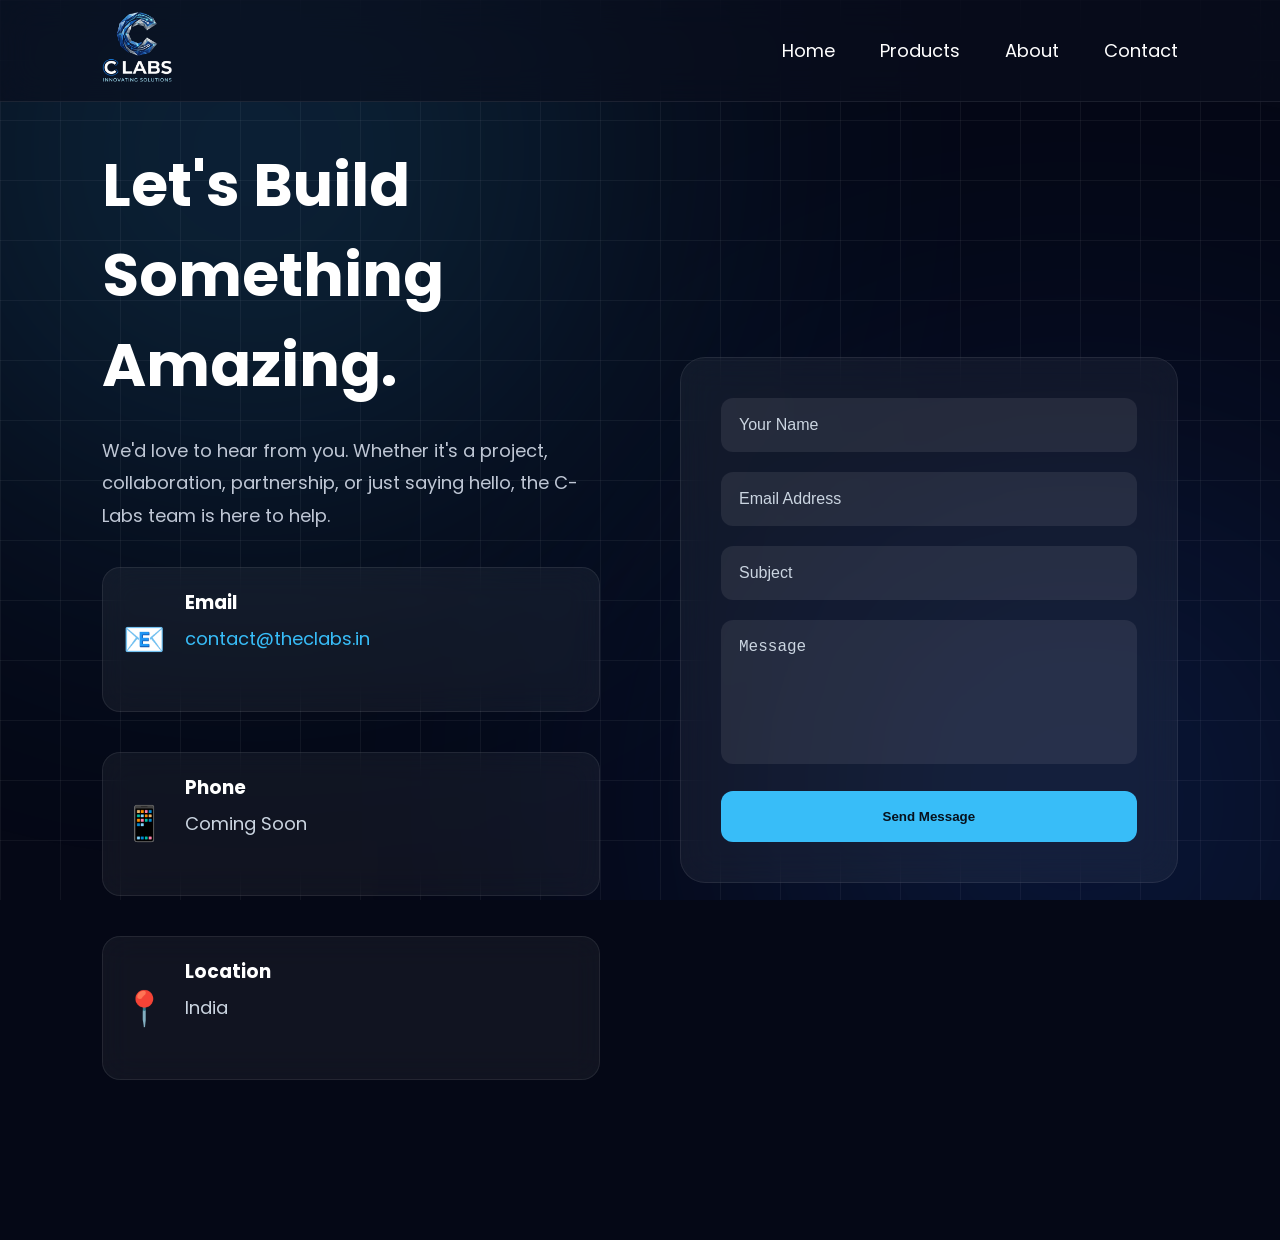
<file: contact.html>
<!DOCTYPE html>
<html lang="en">

<head>

<meta charset="UTF-8">
<meta name="viewport" content="width=device-width, initial-scale=1.0">

<title>Contact | C-Labs</title>

<link rel="stylesheet" href="style.css">

</head>

<body>

<div class="background">
    <div class="grid"></div>
    <div class="glow glow1"></div>
    <div class="glow glow2"></div>
</div>

<header class="navbar">

    <a href="index.html" class="logo">

        <img src="images/logo.png" class="logo-img">

    </a>

    <nav>

      <ul class="nav-links">

    <li><a href="index.html">Home</a></li>
    <li><a href="#">Products</a></li>
    <li><a href="#">About</a></li>
    <li><a href="contact.html">Contact</a></li>

</ul>

    </nav>

</header>

<section class="contact-page">

    <div class="contact-left">

        <h1>Let's Build Something Amazing.</h1>

        <p>

            We'd love to hear from you.
            Whether it's a project, collaboration,
            partnership, or just saying hello,
            the C-Labs team is here to help.

        </p>

        <div class="contact-info">

    <div class="info-card">
        <span>📧</span>
        <div>
            <h3>Email</h3>
            <p>
<a href="mailto:contact@theclabs.in">
contact@theclabs.in
</a>
</p>
        </div>
    </div>

    <div class="info-card">
        <span>📱</span>
        <div>
            <h3>Phone</h3>
            <p>Coming Soon</p>
        </div>
    </div>

    <div class="info-card">
        <span>📍</span>
        <div>
            <h3>Location</h3>
            <p>India</p>
        </div>
    </div>

</div>

    </div>

    <div class="contact-right">

        <form>

            <input
            type="text"
            placeholder="Your Name"
            required>

            <input
            type="email"
            placeholder="Email Address"
            required>

            <input
            type="text"
            placeholder="Subject">

            <textarea
            rows="6"
            placeholder="Message"></textarea>

            <button class="primary-btn">

                Send Message

            </button>

        </form>

    </div>

</section>

</body>

</html>
</file>
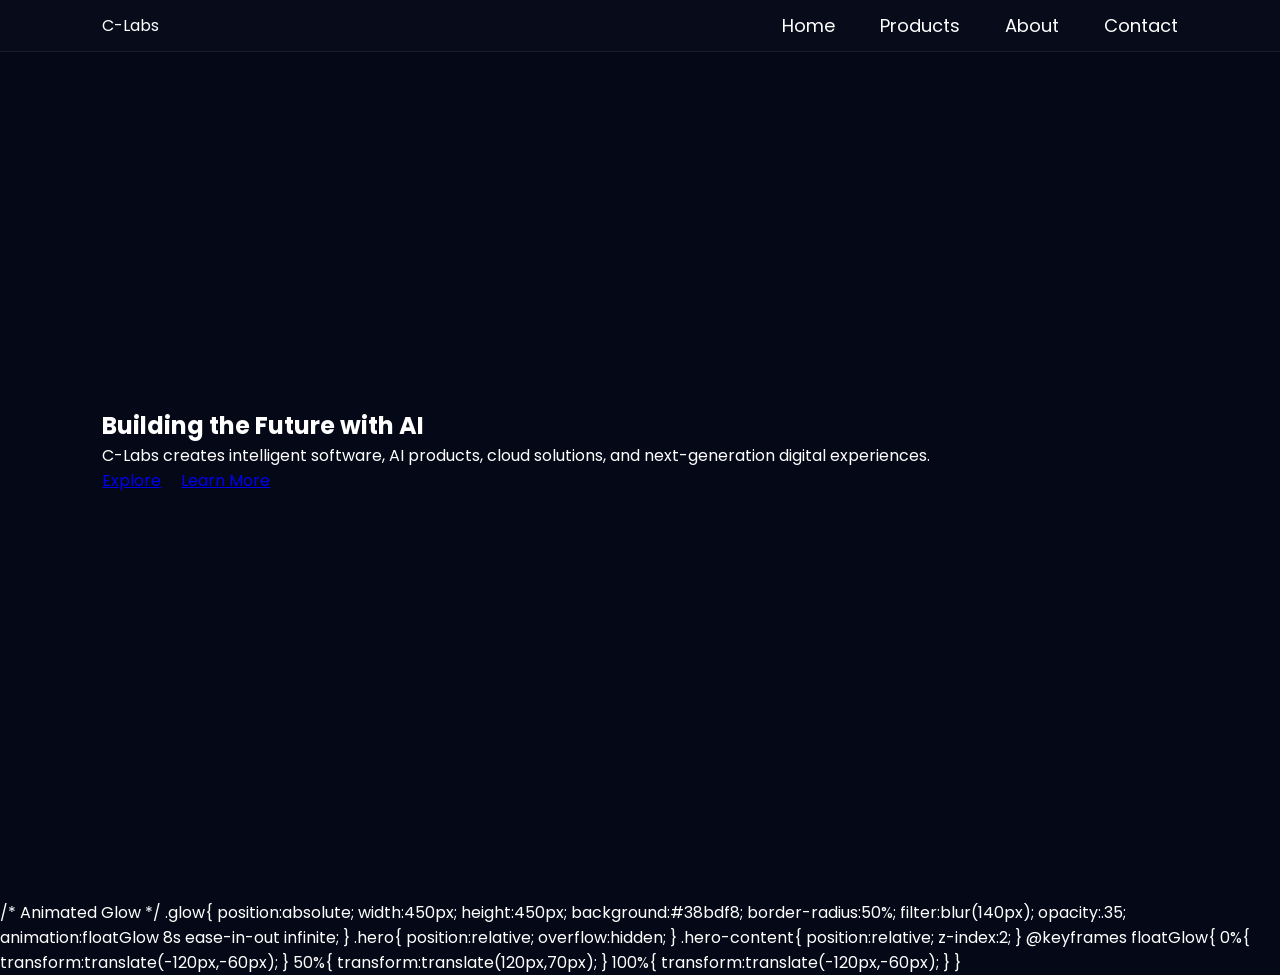
<file: index-old.html>
<!DOCTYPE html>
<html lang="en">
<head>
    <meta charset="UTF-8">
    <meta name="viewport" content="width=device-width, initial-scale=1.0">
    <title>C-Labs | Building the Future</title>

<link rel="stylesheet" href="style.css">
</head>

<body>

    <header class="navbar">
        <div class="logo">C-Labs</div>

        <nav>
            <ul class="nav-links">
                <li><a href="#">Home</a></li>
                <li><a href="#">Products</a></li>
                <li><a href="#">About</a></li>
                <li><a href="#">Contact</a></li>
            </ul>
        </nav>
    </header>

    <section class="hero">

        <div class="glow"></div>
        <div class="hero-content">

            <h1>
                Building the Future with AI
            </h1>

            <p>
                C-Labs creates intelligent software, AI products, cloud
                solutions, and next-generation digital experiences.
            </p>

            <div class="buttons">
                <a href="#" class="btn primary">Explore</a>
                <a href="#" class="btn secondary">Learn More</a>
            </div>

        </div>

    </section>

</body>
</html>
/* Animated Glow */

.glow{
    position:absolute;
    width:450px;
    height:450px;
    background:#38bdf8;
    border-radius:50%;
    filter:blur(140px);
    opacity:.35;
    animation:floatGlow 8s ease-in-out infinite;
}

.hero{
    position:relative;
    overflow:hidden;
}

.hero-content{
    position:relative;
    z-index:2;
}

@keyframes floatGlow{

    0%{
        transform:translate(-120px,-60px);
    }

    50%{
        transform:translate(120px,70px);
    }

    100%{
        transform:translate(-120px,-60px);
    }

}
</file>
<file: style.css>
@import url('https://fonts.googleapis.com/css2?family=Poppins:wght@300;400;500;600;700;800&display=swap');

*{
    margin:0;
    padding:0;
    box-sizing:border-box;
}

html{
    scroll-behavior:smooth;
}

body{
    font-family:'Poppins',sans-serif;
    background:#050816;
    color:white;
    overflow-x:hidden;
}

/* ==========================
   Background
========================== */

.background{
    position:fixed;
    inset:0;
    z-index:-2;
    overflow:hidden;
}

.grid{
    position:absolute;
    inset:0;

    background-image:
        linear-gradient(rgba(255,255,255,.05) 1px,transparent 1px),
        linear-gradient(90deg,rgba(255,255,255,.05) 1px,transparent 1px);

    background-size:60px 60px;

    animation:gridMove 20s linear infinite;
}

.glow{
    position:absolute;
    width:700px;
    height:700px;
    border-radius:50%;
    filter:blur(180px);
    opacity:.18;
}

.glow1{
    background:#38bdf8;
    top:-200px;
    left:-100px;
    animation:floatGlow1 12s ease-in-out infinite;
}

.glow2{
    background:#2563eb;
    right:-150px;
    bottom:-250px;
    animation:floatGlow2 14s ease-in-out infinite;
}

/* ==========================
   Navbar
========================== */

.navbar{
    position:fixed;
    top:0;
    left:0;
    width:100%;

    display:flex;
    justify-content:space-between;
    align-items:center;

    padding:12px 8%;

    background:rgba(10,15,30,.65);

    backdrop-filter:blur(18px);

    border-bottom:1px solid rgba(255,255,255,.08);

    z-index:1000;
}

.logo-img{
    width:70px;
}

.logo-img:hover{
    transform:scale(1.05);
}

.nav-links{
    display:flex;
    list-style:none;
    gap:45px;
}

.nav-links a{
    color:white;
    text-decoration:none;
    font-size:18px;
    transition:.3s;
}

.nav-links a:hover{
    color:#38bdf8;
}

/* ==========================
   Hero
========================== */

.hero{
    min-height:100vh;
    display:flex;
    justify-content:space-between;
    align-items:center;
    padding:140px 8%;
}

.hero-left{
    width:52%;
}

.hero-left h1{
    font-size:64px;
    line-height:1.1;
    font-weight:800;
}

.hero-left p{
    font-size:20px;
    color:#bfc7d5;
    line-height:1.8;
    margin-bottom:45px;
}

/* Buttons */

.buttons{
    display:flex;
    gap:20px;
}

.primary-btn,
.secondary-btn{
    padding:18px 35px;
    border-radius:12px;
    text-decoration:none;
    font-weight:600;
    transition:.3s;
}

.primary-btn{
    background:#38bdf8;
    color:#07111d;
}

.primary-btn:hover{
    transform:translateY(-5px);
    box-shadow:0 0 30px #38bdf8;
}

.secondary-btn{
    border:2px solid #38bdf8;
    color:white;
}

.secondary-btn:hover{
    background:#38bdf8;
    color:#07111d;
}

/* ==========================
   Right Side
========================== */

.hero-right{
    width:48%;
    display:flex;
    justify-content:center;
    align-items:center;
    position:relative;
}

.hero-logo{
    width:300px;
    max-width:100%;
    position:relative;
    z-index:5;
    animation:floatLogo 6s ease-in-out infinite;
    filter:drop-shadow(0 0 40px rgba(56,189,248,.6));
}

.ring{
    position:absolute;
    border:1px solid rgba(56,189,248,.3);
    border-radius:50%;
}

.ring1{
    width:340px;
    height:340px;
}

.ring2{
    width:420px;
    height:420px;
}

/* ==========================
   Animations
========================== */

@keyframes gridMove{
    from{
        transform:translateY(0);
    }
    to{
        transform:translateY(60px);
    }
}

@keyframes floatGlow1{
    0%,100%{
        transform:translate(0,0);
    }

    50%{
        transform:translate(180px,80px);
    }
}

@keyframes floatGlow2{
    0%,100%{
        transform:translate(0,0);
    }

    50%{
        transform:translate(-180px,-80px);
    }
}

@keyframes floatLogo{
    0%,100%{
        transform:translateY(0);
    }

    50%{
        transform:translateY(-20px);
    }
}

@keyframes spin{
    from{
        transform:rotate(0deg);
    }

    to{
        transform:rotate(360deg);
    }
}

@keyframes spinReverse{
    from{
        transform:rotate(360deg);
    }

    to{
        transform:rotate(0deg);
    }
}

/* ==========================
   Mobile
========================== */

@media(max-width:900px){

.hero{
    flex-direction:column;
    text-align:center;
}

.hero-left,
.hero-right{
    width:100%;
}

.hero-left h1{
    font-size:48px;
}

.hero-logo{
    width:300px;
    margin-top:60px;
}

.nav-links{
    gap:20px;
}

}
/* ==========================================
   Cursor Glow
========================================== */

.cursor-glow{
    position:fixed;
    width:300px;
    height:300px;

    background:radial-gradient(circle,
        rgba(56,189,248,.22),
        transparent 70%);

    border-radius:50%;

    pointer-events:none;

    transform:translate(-50%,-50%);

    z-index:-1;

    transition:
        left .08s linear,
        top .08s linear;
}
/* ==========================================
   tsParticles
========================================== */

#particles-js{
    position:fixed;
    inset:0;
    z-index:-3;
}
/* =========================
   Products Section
========================= */

.products{

    padding:140px 8%;

    text-align:center;

}

.products h2{

    font-size:56px;

    margin-bottom:20px;

}

.section-text{

    color:#9fb4c8;

    font-size:20px;

    margin-bottom:70px;

}

.product-grid{

    display:grid;

    grid-template-columns:repeat(auto-fit,minmax(300px,1fr));

    gap:35px;

}

.product-card{

    background:rgba(255,255,255,.05);

    border:1px solid rgba(255,255,255,.08);

    backdrop-filter:blur(18px);

    border-radius:24px;

    padding:45px 35px;

    transition:.4s;

}

.product-card:hover{

    transform:translateY(-15px);

    border-color:#38bdf8;

    box-shadow:0 0 35px rgba(56,189,248,.35);

}

.product-icon{

    font-size:60px;

    margin-bottom:25px;

}

.product-card h3{

    font-size:28px;

    margin-bottom:18px;

}

.product-card p{

    color:#bfc7d5;

    line-height:1.8;

}
/* ==========================================
   AI CORE
========================================== */

.hero-right{

    position:relative;

    display:flex;

    justify-content:center;

    align-items:center;

    width:50%;

    height:600px;

}

/* Core */

.ai-core{

    width:260px;

    height:260px;

    border-radius:50%;

    background:radial-gradient(circle,
        rgba(56,189,248,.25),
        rgba(37,99,235,.12));

    display:flex;

    justify-content:center;

    align-items:center;

    box-shadow:
        0 0 80px rgba(56,189,248,.45),
        inset 0 0 50px rgba(255,255,255,.08);

    animation:pulseCore 4s ease-in-out infinite;

    z-index:20;

}

.ai-core img{

    width:170px;

    filter:drop-shadow(0 0 35px #38bdf8);

}

/* Rings */

.ring{

    position:absolute;

    border-radius:50%;

    border:1px solid rgba(56,189,248,.25);

}

.ring1{

    width:340px;

    height:340px;

    animation:spin 12s linear infinite;

}

.ring2{

    width:430px;

    height:430px;

    animation:spinReverse 18s linear infinite;

}

.ring3{

    width:520px;

    height:520px;

    animation:spin 28s linear infinite;

}

/* Orbiting Dots */

.orbit{

    position:absolute;

    width:14px;

    height:14px;

    background:#38bdf8;

    border-radius:50%;

    box-shadow:0 0 18px #38bdf8;

}

.orbit1{

    animation:orbit1 8s linear infinite;

}

.orbit2{

    animation:orbit2 12s linear infinite;

}

.orbit3{

    animation:orbit3 16s linear infinite;

}

/* Animations */

@keyframes pulseCore{

    0%,100%{

        transform:scale(1);

        box-shadow:
        0 0 70px rgba(56,189,248,.45);

    }

    50%{

        transform:scale(1.05);

        box-shadow:
        0 0 120px rgba(56,189,248,.8);

    }

}

@keyframes orbit1{

    from{transform:rotate(0deg) translateX(170px) rotate(0deg);}
    to{transform:rotate(360deg) translateX(170px) rotate(-360deg);}

}

@keyframes orbit2{

    from{transform:rotate(360deg) translateX(215px) rotate(-360deg);}
    to{transform:rotate(0deg) translateX(215px) rotate(360deg);}

}

@keyframes orbit3{

    from{transform:rotate(0deg) translateX(260px) rotate(0deg);}
    to{transform:rotate(360deg) translateX(260px) rotate(-360deg);}

}
/* ==========================
   Features
========================== */

.features{
    padding:120px 8%;
    text-align:center;
}

.feature-grid{
    margin-top:60px;

    display:grid;
    grid-template-columns:repeat(auto-fit,minmax(260px,1fr));
    gap:30px;
}

.feature-card{

    background:rgba(255,255,255,.05);

    backdrop-filter:blur(18px);

    border:1px solid rgba(255,255,255,.08);

    border-radius:22px;

    padding:40px 30px;

    transition:.35s;

}

.feature-card:hover{

    transform:translateY(-10px);

    border-color:#38bdf8;

    box-shadow:0 0 30px rgba(56,189,248,.25);

}

.feature-icon{

    font-size:54px;

    margin-bottom:20px;

}

.feature-card h3{

    margin-bottom:15px;

    font-size:24px;

}

.feature-card p{

    color:#bfc7d5;

    line-height:1.7;

}
/* ==========================================
   CONTACT PAGE
========================================== */

.contact-page{

    min-height:100vh;

    display:flex;

    justify-content:space-between;

    align-items:center;

    gap:80px;

    padding:140px 8%;

}

.contact-left{

    flex:1;

}

.contact-left h1{

    font-size:60px;

    margin-bottom:25px;

}

.contact-left p{

    color:#bfc7d5;

    line-height:1.8;

    font-size:18px;

    margin-bottom:35px;

}

.contact-info{

    display:flex;

    flex-direction:column;

    gap:20px;

}

.contact-info p{

    font-size:18px;

    color:white;

}

.contact-right{

    flex:1;

}

.contact-right form{

    background:rgba(255,255,255,.05);

    backdrop-filter:blur(18px);

    border:1px solid rgba(255,255,255,.08);

    border-radius:25px;

    padding:40px;

}

.contact-right input,
.contact-right textarea{

    width:100%;

    margin-bottom:20px;

    padding:18px;

    border:none;

    outline:none;

    border-radius:12px;

    background:rgba(255,255,255,.08);

    color:white;

    font-size:16px;

}

.contact-right textarea{

    resize:none;

}

.contact-right button{

    border:none;

    cursor:pointer;

    width:100%;

}

.contact-right input::placeholder,
.contact-right textarea::placeholder{

    color:#cbd5e1;

}

.contact-right input:focus,
.contact-right textarea:focus{

    border:1px solid #38bdf8;

    box-shadow:0 0 20px rgba(56,189,248,.3);

}

/* Mobile */

@media(max-width:900px){

.contact-page{

flex-direction:column;

text-align:center;

}

.contact-left h1{

font-size:44px;

}

}
/* Contact Info Cards */

.info-card{

    display:flex;
    align-items:center;
    gap:20px;

    background:rgba(255,255,255,.05);

    border:1px solid rgba(255,255,255,.08);

    backdrop-filter:blur(15px);

    border-radius:18px;

    padding:20px;

    margin-bottom:20px;

    transition:.35s;
}

.info-card:hover{

    transform:translateY(-6px);

    border-color:#38bdf8;

    box-shadow:0 0 25px rgba(56,189,248,.25);

}

.info-card span{

    font-size:34px;

}

.info-card h3{

    margin-bottom:6px;

}

.info-card p{

    color:#cbd5e1;

}
.info-card a{

    color:#38bdf8;

    text-decoration:none;

}

.info-card a:hover{

    text-decoration:underline;

}
</file>
